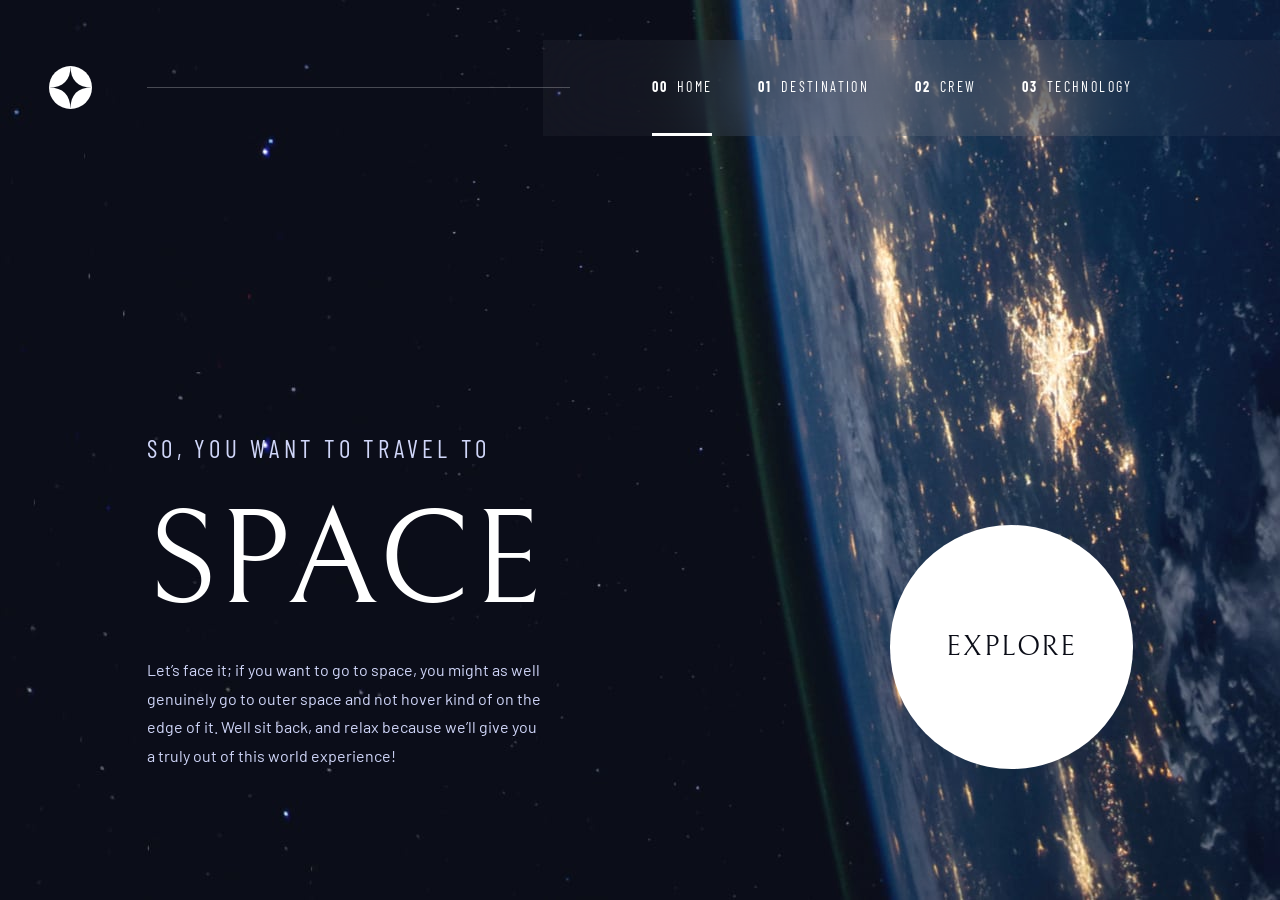
<file: index.html>
<!DOCTYPE html>
<!--[if lt IE 7]>      <html class="no-js lt-ie9 lt-ie8 lt-ie7"> <![endif]-->
<!--[if IE 7]>         <html class="no-js lt-ie9 lt-ie8"> <![endif]-->
<!--[if IE 8]>         <html class="no-js lt-ie9"> <![endif]-->
<!--[if gt IE 8]>      <html class="no-js"> <!--<![endif]-->
<html>
    <head>
        <meta charset="utf-8">
        <meta http-equiv="X-UA-Compatible" content="IE=edge">
        <title>Space Tourism</title>
        <meta name="description" content="">
        <meta name="viewport" content="width=device-width, initial-scale=1">
        <link rel="stylesheet" href="styles.css">
        <link rel="preconnect" href="https://fonts.googleapis.com">
        <link rel="preconnect" href="https://fonts.gstatic.com" crossorigin>
        <link href="https://fonts.googleapis.com/css2?family=Barlow&family=Barlow+Condensed&family=Bellefair&display=swap" rel="stylesheet">
    </head>
    <body class="fade-in-up">

        <div class="logo">
            <img src="assets/shared/logo.svg" alt="Logo">
        </div>
        <div class="hamburger">
            <img src="assets/shared/icon-hamburger.svg"/>
        </div>

        <div class="navigation">
            <a id="nav-home" class="main-navigation" href="index.html"><b>00</b> HOME</a>
            <a id="nav-destination" class="main-navigation" href="destination.html"><b>01</b> DESTINATION</a>
            <a id="nav-crew" class="main-navigation" href="crew.html"><b>02</b> CREW</a>
            <a id="nav-technology" class="main-navigation" href="technology.html"><b>03</b> TECHNOLOGY</a>
        </div>
        <div class="line"></div>

        <main>
            <div class="content">
                <p class="subheading">SO, YOU WANT TO TRAVEL TO</p>
                <h1>SPACE</h1>
                <p>Let’s face it; if you want to go to space, you might as well genuinely go to outer space and not hover kind of on the edge of it. Well sit back, and relax because we’ll give you a truly out of this world experience!</p>  
                
            </div>
            <div class="explore"><a href="#">Explore</a></div>
        </main>
        <!--[if lt IE 7]>
            <p class="browsehappy">You are using an <strong>outdated</strong> browser. Please <a href="#">upgrade your browser</a> to improve your experience.</p>
        <![endif]-->
        
        <script src="script.js" async defer></script>
    </body>
</html>
</file>
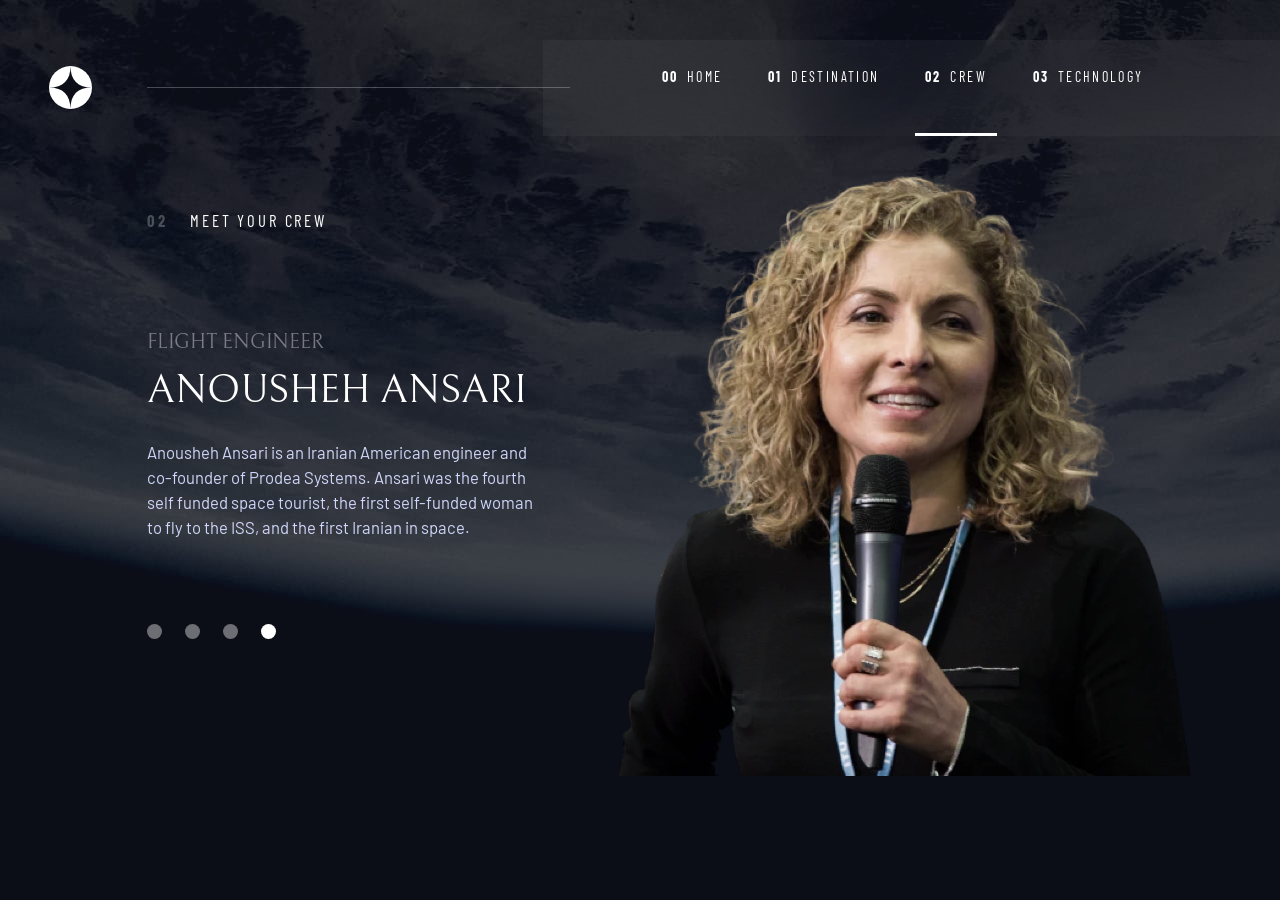
<file: crew.html>
<!DOCTYPE html>
<!--[if lt IE 7]>      <html class="no-js lt-ie9 lt-ie8 lt-ie7"> <![endif]-->
<!--[if IE 7]>         <html class="no-js lt-ie9 lt-ie8"> <![endif]-->
<!--[if IE 8]>         <html class="no-js lt-ie9"> <![endif]-->
<!--[if gt IE 8]>      <html class="no-js"> <!--<![endif]-->
<html>
    <head>
        <meta charset="utf-8">
        <meta http-equiv="X-UA-Compatible" content="IE=edge">
        <title>Space Tourism</title>
        <meta name="description" content="">
        <meta name="viewport" content="width=device-width, initial-scale=1">
        <link rel="stylesheet" href="crewstyles.css">
        <link rel="preconnect" href="https://fonts.googleapis.com">
        <link rel="preconnect" href="https://fonts.gstatic.com" crossorigin>
        <link href="https://fonts.googleapis.com/css2?family=Barlow&family=Barlow+Condensed&family=Bellefair&display=swap" rel="stylesheet">
    </head>
    <body class="fade-in-up">

        <div class="logo">
            <img src="assets/shared/logo.svg" alt="Logo">
        </div>
        <div class="hamburger">
            <img src="assets/shared/icon-hamburger.svg"/>
        </div>

        <div class="navigation">
            <a id="nav-home" class="main-navigation" href="index.html"><b>00</b> HOME</a>
            <a id="nav-destination" class="main-navigation" href="destination.html"><b>01</b> DESTINATION</a>
            <a id="nav-crew" class="main-navigation" href="crew.html"><b>02</b> CREW</a>
            <a id="nav-technology" class="main-navigation" href="technology.html"><b>03</b> TECHNOLOGY</a>
        </div>
        <div class="line"></div>
        <div class="crew-intro-two">
            <p class="intro"><span class="number">02</span>MEET YOUR CREW</p>
        </div>

        <div class="crew-content">
            <div class="crew-intro">
                <p class="intro"><span class="number">02</span> MEET YOUR CREW</p>
            </div>
            <h3 id="crew-role">FLIGHT ENGINEER</h3>
            <h1 id="crew-name">ANOUSHEH ANSARI</h1>
            <p class="crew-summary" id="crew-bio">Anousheh Ansari is an Iranian American engineer and co-founder of Prodea Systems. Ansari was the fourth self funded space tourist, the first self-funded woman to fly to the ISS, and the first Iranian in space. </p>

            <div class="crew-navigation">
                <div class="nav one " id="one"></div>
                <div class="nav two" id="two"></div>
                <div class="nav three" id="three"></div>
                <div class="nav four active-nav" id="four"></div>

            </div>
        </div>

        <div class="crew-image">
            <img src="assets/crew/image-anousheh-ansari.webp" alt="Anousheh Ansari" id="crew-image">
        </div>
    </body>
    <script src="script.js" async defer></script>
</html>
</file>
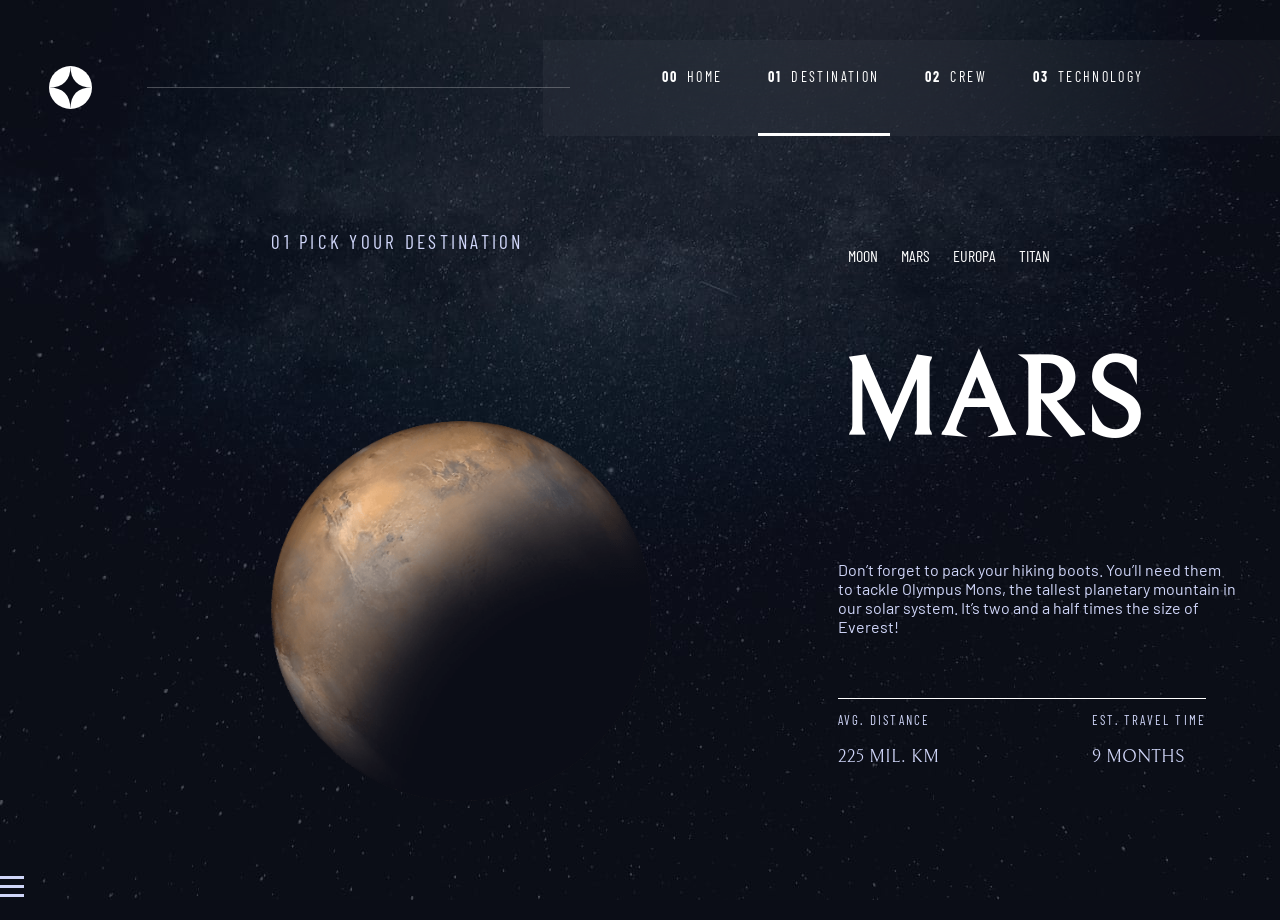
<file: destination.html>
<!DOCTYPE html>
<!--[if lt IE 7]>      <html class="no-js lt-ie9 lt-ie8 lt-ie7"> <![endif]-->
<!--[if IE 7]>         <html class="no-js lt-ie9 lt-ie8"> <![endif]-->
<!--[if IE 8]>         <html class="no-js lt-ie9"> <![endif]-->
<!--[if gt IE 8]>      <html class="no-js"> <!--<![endif]-->
<html>
    <head>
        <meta charset="utf-8">
        <meta http-equiv="X-UA-Compatible" content="IE=edge">
        <title></title>
        <meta name="description" content="">
        <meta name="viewport" content="width=device-width, initial-scale=1">
        <link rel="stylesheet" href="destinationstyle.css">
        <link rel="preconnect" href="https://fonts.googleapis.com">
        <link rel="preconnect" href="https://fonts.gstatic.com" crossorigin>
        <link href="https://fonts.googleapis.com/css2?family=Barlow&family=Barlow+Condensed&family=Bellefair&display=swap" rel="stylesheet">
    </head>
    <body class="fade-in-up">

         <div class="logo">
            <img src="assets/shared/logo.svg" alt="Logo">
        </div>
        <div class="hamburger">
            <img src="assets/shared/icon-hamburger.svg"/>
        </div>

               <div class="navigation">
            <a id="nav-home" href="index.html"><b>00</b> HOME</a>
            <a id="nav-destination" href="destination.html"><b>01</b> DESTINATION</a>
            <a id="nav-crew" href="crew.html"><b>02</b> CREW</a>
            <a id="nav-technology" href="technology.html"><b>03</b> TECHNOLOGY</a>
        </div>
        <div class="line"></div>
            <p class="dest-pick">01 PICK YOUR DESTINATION</p>
        
            <div class="dest-planet">
                <p>01 PICK YOUR DESTINATION</p>
                <img src="assets/destination/image-mars.png" alt="planet-img" class="planet-img" id="destination-img">
            </div>
            <div class="dest-info">
                <div class="planet-navigation">
                    <a href="#moon"  id="moon">MOON</a>
                    <a href="#mars" id="mars">MARS</a>
                    <a href="#europa" id="europa">EUROPA</a>
                    <a href="#titan" id="titan">TITAN</a>
                </div>

                <h1 id="destination-name">MARS</h1>
                <p id="destination-text">Don’t forget to pack your hiking boots. You’ll need them<br> to tackle Olympus Mons, the tallest planetary mountain in<br> our solar system. It’s two and a half times the size of<br> Everest!</p>
                <div class="dest-info-details">
                    <div class="distance">
                        <p class="special-p">AVG. DISTANCE</p>
                        <p class="normal-p" id="destination-distance">225 MIL. KM</p>
                    </div>
                    <div class="travel-time">
                        <p class="special-p">EST. TRAVEL TIME</p>
                        <p class="normal-p" id="destination-travel-time">9 MONTHS</p>
                    </div>
                </div>
            </div>
        <!--[if lt IE 7]>
            <p class="browsehappy">You are using an <strong>outdated</strong> browser. Please <a href="#">upgrade your browser</a> to improve your experience.</p>
        <![endif]-->
        
        <script src="script.js" async defer></script>
    </body>
</html>
</file>
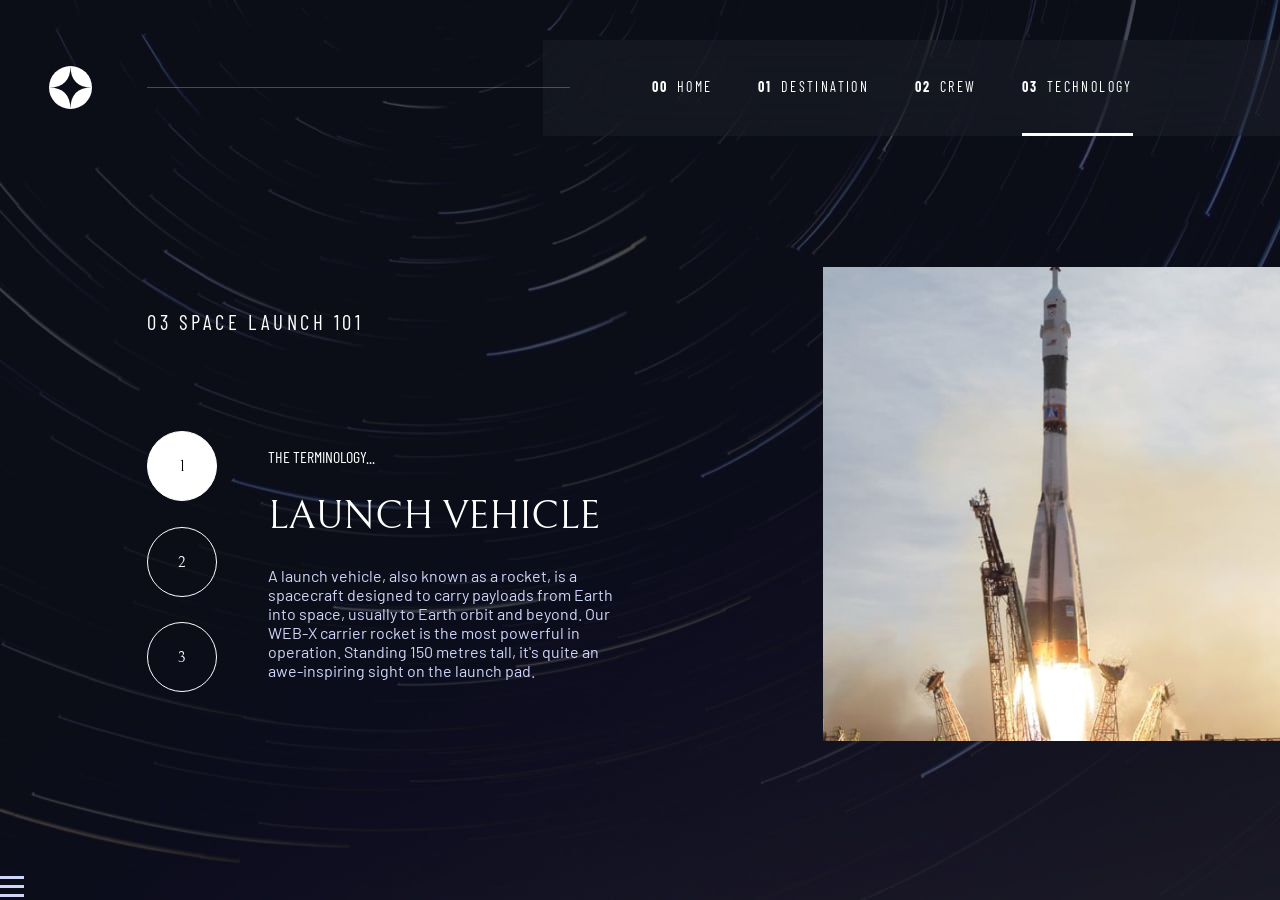
<file: technology.html>
<!DOCTYPE html>
<!--[if lt IE 7]>      <html class="no-js lt-ie9 lt-ie8 lt-ie7"> <![endif]-->
<!--[if IE 7]>         <html class="no-js lt-ie9 lt-ie8"> <![endif]-->
<!--[if IE 8]>         <html class="no-js lt-ie9"> <![endif]-->
<!--[if gt IE 8]>      <html class="no-js"> <!--<![endif]-->
<html>
    <head>
        <meta charset="utf-8">
        <meta http-equiv="X-UA-Compatible" content="IE=edge">
        <title>Space Tourism</title>
        <meta name="description" content="">
        <meta name="viewport" content="width=device-width, initial-scale=1">
        <link rel="stylesheet" href="technology.css">
        <link rel="preconnect" href="https://fonts.googleapis.com">
        <link rel="preconnect" href="https://fonts.gstatic.com" crossorigin>
        <link href="https://fonts.googleapis.com/css2?family=Barlow&family=Barlow+Condensed&family=Bellefair&display=swap" rel="stylesheet">
    </head>
    <body class="fade-in-up">

        <div class="logo">
            <img src="assets/shared/logo.svg" alt="Logo">
        </div>
        <div class="hamburger" aria-label="Toggle navigation" role="button" tabindex="0">
            <img src="assets/shared/icon-hamburger.svg" alt="Open navigation">
        </div>

        <div class="navigation">
            <a id="nav-home" class="main-navigation" href="index.html"><b>00</b> HOME</a>
            <a id="nav-destination" class="main-navigation" href="destination.html"><b>01</b> DESTINATION</a>
            <a id="nav-crew" class="main-navigation" href="crew.html"><b>02</b> CREW</a>
            <a id="nav-technology" class="main-navigation" href="technology.html"><b>03</b> TECHNOLOGY</a>
        </div>
        <div class="line"></div>

        <div class="technology-content" id="tech-con">
            <div class="technology-intro">
                <p class="intro"><span class="number">03</span> SPACE LAUNCH 101</p>

                <div class="technology-info">
                    <div class="terminology-selector">
                        <div class="selector active-tech">1</div>
                        <div class="selector">2</div>
                        <div class="selector">3</div>
                    </div>
                    <div class="terminology-info">
                        <p>THE TERMINOLOGY...</p>
                        <h1 id="terminology-name">LAUNCH VEHICLE</h1>
                        <p id="terminology-description">A launch vehicle, also known as a rocket, is a spacecraft designed to carry payloads from Earth into space, usually to Earth orbit and beyond. Our WEB-X carrier rocket is the most powerful in operation. Standing 150 metres tall, it's quite an awe-inspiring sight on the launch pad.</p>
                    </div>
                </div>
            </div>
        </div>
        <div class="technology-image">
            <img src="assets/technology/image-launch-vehicle-portrait.jpg" alt="Launch Vehicle" id="technology-image">
        </div>
        <script src="script.js" async defer></script>
    </body>
</html>
</file>
<file: styles.css>
:root {
  --dark: #0B0D17;
  --blue-300: #D0D6F9;
  --white: #FFFFFF;
  --font-heading: 'Bellefair', serif;
  --font-condensed: 'Barlow Condensed', sans-serif;
  --font-body: 'Barlow', sans-serif;
}

*, *::before, *::after { box-sizing: border-box; }

body {
  margin: 0;
  min-height: 100vh;
  overflow-x: hidden;

  background-color: var(--dark);
  background-image: url('assets/home/background-home-desktop.jpg');
  background-repeat: no-repeat;
  background-position: center;
  background-size: cover;

  font-family: var(--font-body);
  color: var(--blue-300);

  display: grid;
  grid-template-areas:
    "logo    nav"
    "content explore";
  grid-template-columns: minmax(0, 42.4fr) minmax(0, 57.6fr);
  grid-template-rows: auto 1fr;
}

/* make .content and .explore direct grid items of body */
main { display: contents; }

/* Spacing scales with the viewport (values taken from the design at ~1440px wide)
   so the proportions hold on any screen size. */
:root {
  --header-top: clamp(16px, 4.4vh, 40px);
  --header-h:   clamp(64px, 10.7vh, 96px);
  --side:       clamp(24px, 11.5vw, 166px);   /* left edge of the text block and the line */
}

/* ---------- header ---------- */

.logo {
  grid-area: logo;
  align-self: center;
  margin: var(--header-top) 0 0 clamp(24px, 3.85vw, 55px);
  line-height: 0;
}
.logo img { width: clamp(36px, 3.3vw, 48px); height: auto; }

.line {
  grid-area: logo;
  align-self: center;
  margin: var(--header-top) -2.1vw 0 var(--side);
  height: 1px;
  background: rgba(255, 255, 255, 0.25);
  z-index: 1;
}

.navigation {
  grid-area: nav;
  align-self: start;
  margin-top: var(--header-top);
  height: var(--header-h);
  padding-inline: clamp(16px, 8.5vw, 122px) clamp(16px, 11.5vw, 166px);
  display: flex;
  justify-content: space-between;   /* equal gaps between every link */
  gap: clamp(16px, 2vw, 40px);      /* minimum gap */

  background-color: rgba(255, 255, 255, 0.04);
  backdrop-filter: blur(40px);
}

.navigation a {
  display: flex;
  align-items: center;
  font-family: var(--font-condensed);
  font-size: clamp(12px, 1.1vw, 16px);
  letter-spacing: 0.17em;
  text-transform: uppercase;
  text-decoration: none;
  color: var(--white);
  border-bottom: 3px solid transparent;
  white-space: nowrap;
}
.navigation a b { margin-right: 0.6em; font-weight: 700; }
.navigation a:hover  { border-bottom-color: rgba(255, 255, 255, 0.5); }
.navigation a.active { border-bottom-color: var(--white); }
.active {
  border-bottom-color: var(--white);
}
/* ---------- content ---------- */
.content {
  grid-area: content;
  align-self: end;
  padding: 0 0 clamp(32px, 14.5vh, 130px) var(--side);
}
.content p {
  max-width: min(444px, 31vw);
  margin: 0;
  font-size: clamp(15px, 1.25vw, 18px);
  line-height: 1.78;
}
.content .subheading {
  max-width: none;
  white-space: nowrap;
  font-family: var(--font-condensed);
  font-size: clamp(18px, 1.95vw, 28px);
  letter-spacing: 0.17em;
  text-transform: uppercase;
}
.content h1 {
  margin: clamp(8px, 2.2vh, 20px) 0;
  font-family: var(--font-heading);
  font-size: clamp(72px, min(10.4vw, 17vh), 150px);
  font-weight: 400;
  line-height: 1.1;
  text-transform: uppercase;
  color: var(--white);
}

/* ---------- explore button ---------- */
.explore {
  grid-area: explore;
  align-self: end;
  justify-self: end;
  margin: 0 clamp(24px, 11.5vw, 166px) clamp(32px, 14.6vh, 132px) 0;
}
.explore a {
  display: grid;
  place-items: center;
  --d: clamp(130px, min(19vw, 30vh), 274px);
  width: var(--d);
  height: var(--d);
  border-radius: 50%;
  background: var(--white);
  color: var(--dark);
  font-family: var(--font-heading);
  font-size: clamp(20px, 2.2vw, 32px);
  letter-spacing: 0.06em;
  text-transform: uppercase;
  text-decoration: none;
  transition: box-shadow .3s;
}
.explore a:hover { box-shadow: 0 0 0 clamp(40px, 5.5vw, 80px) rgba(255, 255, 255, 0.1); }
.hamburger {
  display: none;
}

@keyframes fadeInUp {
    from {
        opacity: 0;
        transform: translateY(20px);
    }
    to {
        opacity: 1;
        transform: translateY(0);
    }
}

.fade-in-up {
    animation: fadeInUp 0.8s cubic-bezier(0.25, 1, 0.5, 1);
}

@media screen and (max-width: 768px) {
  body {
    background-image: url("assets/home/background-home-mobile.jpg");
    display: grid;
    grid-template-areas: 
    "logo hamburger"
    "content content"
    "explore explore";
    grid-template-columns: auto;
  }
  .line {
    display: none;
  }
  .navigation {
    display: none;
  }
  .hamburger {
    display: block;
    position: relative;
    top: 50%;
    left: 80%;
    grid-area: hamburger;
  }
  .logo {
    grid-area: logo;
  }
  .content {
    grid-area: content;
    position: relative;
    align-self: start;
    width: 100%;
    text-align: center;
    left: -5%;
  }
  .content p {
    max-width: 100%;
    font-size: 15px;
    line-height: 1.8;
  }
  .explore {
    grid-area: explore;
    position: relative;
    left: -20%;
  }

   body.menu-open::before {
        content: "";
        position: fixed;
        inset: 0;
        background:  rgba(11, 13, 23, 0.96);
        backdrop-filter: blur(12px);
        z-index: 100;
    }

    body.menu-open > .logo,
    body.menu-open > main,
    body.menu-open > .line {
        visibility: hidden;
    }

    /* Show navigation vertically */
    body.menu-open > .navigation {
        display: flex;
        flex-direction: column;
        justify-content: flex-start;
        gap: 0;

        position: fixed;
        top: 100px;
        right: 140px;
        width: min(80%, 320px);
        height: auto;
        max-height: calc(100vh - 120px);
        overflow-y: auto;

        padding: 0 24px;
        margin: 0;
        background: transparent;
        backdrop-filter: none;

        z-index: 101;
    }

    /* Each navigation link */
    body.menu-open .navigation a {
        display: flex;
        align-items: center;
        width: 100%;
        padding: 20px 0;

        font-family: var(--font-condensed);
        font-size: 16px;
        letter-spacing: 0.17em;
        color: var(--white);
        text-decoration: none;
        white-space: nowrap;

        border-bottom: 1px solid rgba(255, 255, 255, 0.35);
    }

    /* Page numbers */
    body.menu-open .navigation a b {
        margin-right: 12px;
        font-weight: 700;
    }

    /* Highlight the current page */
    body.menu-open .navigation a.active {
        border-bottom: 1px solid var(--white);
    }
}
</file>
<file: crewstyles.css>
:root {
  --dark: #0B0D17;
  --blue-300: #D0D6F9;
  --white: #FFFFFF;
  --font-heading: 'Bellefair', serif;
  --font-condensed: 'Barlow Condensed', sans-serif;
  --font-body: 'Barlow', sans-serif;
}

a {
    text-decoration: none;
    color: var(--white);
    padding-left: 10px;
    padding-right: 10px;
    padding-bottom: 20px;
    font-family: var(--font-condensed);
    font-size: medium;
}
a:hover {
    border-bottom: 3px solid var(--white);
}

*, *::before, *::after { box-sizing: border-box; }

body {
  margin: 0;
  min-height: 100vh;
  overflow-x: hidden;

  background-color: var(--dark);
  background-image: url('assets/crew/background-crew-desktop.jpg');
  background-repeat: no-repeat;
  background-position: center;
  background-size: cover;

  font-family: var(--font-body);
  color: var(--blue-300);

  display: grid;
  grid-template-areas:
    "logo    nav"
    "content image";
  grid-template-columns: minmax(0, 42.4fr) minmax(0, 57.6fr);
  grid-template-rows: auto 1fr;
  overflow-y: hidden;
}

/* make .content and .explore direct grid items of body */
main { display: contents; }

/* Spacing scales with the viewport (values taken from the design at ~1440px wide)
   so the proportions hold on any screen size. */
:root {
  --header-top: clamp(16px, 4.4vh, 40px);
  --header-h:   clamp(64px, 10.7vh, 96px);
  --side:       clamp(24px, 11.5vw, 166px);   /* left edge of the text block and the line */
}

/* ---------- header ---------- */

.logo {
  grid-area: logo;
  align-self: center;
  margin: var(--header-top) 0 0 clamp(24px, 3.85vw, 55px);
  line-height: 0;
}
.logo img { width: clamp(36px, 3.3vw, 48px); height: auto; }

.line {
  grid-area: logo;
  align-self: center;
  margin: var(--header-top) -2.1vw 0 var(--side);
  height: 1px;
  background: rgba(255, 255, 255, 0.25);
  z-index: 1;
}

.navigation {
  grid-area: nav;
  align-self: start;
  margin-top: var(--header-top);
  height: var(--header-h);
  padding-inline: clamp(16px, 8.5vw, 122px) clamp(16px, 11.5vw, 166px);
  display: flex;
  justify-content: space-between;   /* equal gaps between every link */
  gap: clamp(16px, 2vw, 40px);      /* minimum gap */

  background-color: rgba(255, 255, 255, 0.04);
  backdrop-filter: blur(40px);
}

.navigation a {
  display: flex;
  align-items: center;
  font-family: var(--font-condensed);
  font-size: clamp(12px, 1.1vw, 16px);
  letter-spacing: 0.17em;
  text-transform: uppercase;
  text-decoration: none;
  color: var(--white);
  border-bottom: 3px solid transparent;
  white-space: nowrap;
}
.navigation a b { margin-right: 0.6em; font-weight: 700; }
.navigation a:hover  { border-bottom-color: rgba(255, 255, 255, 0.5); }
.navigation a.active { border-bottom-color: var(--white); }
.active {
  border-bottom-color: var(--white);
}

.crew-content {
  grid-area: content;
  align-self: center;
  margin-left: var(--side);
}
.crew-content h1 {
  font-family: var(--font-heading);
  font-weight: 400;
  color: var(--white);
  font-size: 2.5em;
  margin-top: -0.2em;
}
.crew-content h3 {
  font-family: var(--font-heading);
  font-weight: 400;
  font-size: 1.3em;
  color: rgba(255, 255, 255, 0.4);
}
.crew-summary{
  font-family: var(--font-body);
  font-size: clamp(14px, 1.3vw, 18px);
  line-height: 1.5em;
  margin-bottom: 5em;
}
.intro {
  font-family: var(--font-condensed);
  font-size: clamp(16px, 1.3vw, 20px);
  letter-spacing: 0.17em;
  text-transform: uppercase;
}
.crew-intro {
 margin-bottom: 100px;
 margin-top: -200px;
}
.crew-intro p {
  color: var(--white);
}
.number {
  font-weight: 700;
  opacity: 0.25;
  margin-right: 1em;
}

.nav {
  display: inline-block;
  width: 15px;
  height: 15px;
  border-radius: 50%;
  background-color: rgba(255, 255, 255, 0.4);
  margin-right: 20px;
}

.crew-image {
  grid-area: image;
  align-self: center;
  justify-self: center;
  margin-right: var(--side);
  position: relative;
  top: -20%;
  left: -5%;
  width: 50%;
  height: 50%;
}
.active-nav {
  background-color: var(--white);
}
.active {
  border-bottom-color: var(--white);
}
.crew-intro-two {
  display: none;
}

@keyframes fadeInUp {
    from {
        opacity: 0;
        transform: translateY(20px);
    }
    to {
        opacity: 1;
        transform: translateY(0);
    }
}
.hamburger {
  display: none;
}

.fade-in-up {
    animation: fadeInUp 0.8s cubic-bezier(0.25, 1, 0.5, 1);
}

@media screen and (max-width: 768px) {
  body {
    min-height: 100vh;
    height: auto;
    overflow-x: hidden;
    overflow-y: auto;
    background-image: url(assets/crew/background-crew-mobile.jpg);
    background-position: center;
    background-size: cover;
    display: flex;
    flex-direction: column;
    align-items: center;
    text-align: center;
    padding-bottom: 40px;
   
  }
  .line {
    display: none;
  }
  .logo {
    position: static;
    align-self: flex-start;
    margin-top: -17px;
    margin-left: -20px;
  }
  .logo img {
    position: static;
    margin: 40px;
  }
  .hamburger {
    display: block;
    position: absolute;
    top: 28px;
    right: 24px;
    z-index: 102;
    cursor: pointer;
    line-height: 0;
  }
  .navigation {
    display: none;
  }
  .crew-intro-two {
    display: block;
    order: 1;
    width: 100%;
    text-align: left;
    padding: 24px 24px 0 24px;

  }
  .crew-intro-two .intro {
    font-size: 16px;
    letter-spacing: 0.17em;
    color: var(--white);
    margin: 0;
  }
  .crew-image {
    grid-area: unset;
    position: static;
    order: 2;
    width: 100%;
    height: auto;
    justify-content: center;
    margin: 32px 0;
    border-bottom: 1px solid rgba(255, 255, 255, 0.15);
    padding-bottom: 0;
  }
 #crew-image {
  position: static;
  width: 200px;
  height: auto;
  max-height: 222px;
  object-fit: contain;
  left: auto;
  bottom: auto;
 }
  .crew-content {
    grid-area: unset;
    margin: 0;
    width: 100%;
    padding: 0 24px;
    order: 3;
    display: flex;
    flex-direction: column;
    align-items: center;
  }
  .crew-content .crew-intro {
    display: none;
  }
  .crew-content h3 {
    font-size: 16px;
    color: rgba(255, 255, 255, 0.5);
    margin: 0 0 8px 0;
    text-transform: uppercase;
  }
  .crew-content h1 {
    font-size: 24px;
    color: var(--white);
    margin: 0 0 16px 0;
    text-transform: uppercase;
  }
  .crew-summary {
    font-size: 16px;
    line-height: 1.8;
    color: var(--blue-300);
    margin-bottom: 40px;
    max-width: 450px;
  }
  .crew-navigation {
    display: flex;
    justify-content: center;
    gap: 16px;
    margin-top: 0;
  }
  .nav {
    width: 10px;
    height: 10px;
    margin-right: 0;
  }
  body.menu-open::before {
    content: "";
    position: fixed;
    inset: 0;
    background: rgba(11, 13, 23, 0.96);
    backdrop-filter: blur(16px);
    z-index: 100;
  }


  body.menu-open > .logo,
  body.menu-open > .crew-intro-two,
  body.menu-open > .crew-content,
  body.menu-open > .crew-image {
    visibility: hidden;
  }

  body.menu-open > .navigation {
    display: flex;
    flex-direction: column;
    justify-content: flex-start;
    gap: 0;
    position: fixed;
    top: 100px;
    right: 0;
    width: min(80%, 320px);
    height: auto;
    max-height: calc(100vh - 120px);
    overflow-y: auto;
    padding: 0 24px;
    margin: 0;
    background: transparent;
    backdrop-filter: none;
    z-index: 101;
  }
   body.menu-open .navigation a {
    display: flex;
    align-items: center;
    width: 100%;
    padding: 20px 0;
    font-family: var(--font-condensed);
    font-size: 16px;
    letter-spacing: 0.17em;
    color: var(--white);
    text-decoration: none;
    white-space: nowrap;
    border-bottom: 1px solid rgba(255, 255, 255, 0.35);
  }

  body.menu-open .navigation a b {
    margin-right: 12px;
    font-weight: 700;
  }

  body.menu-open .navigation a.active {
    border-bottom-color: var(--white);
  }
}
</file>
<file: destinationstyle.css>
:root {
  --dark: #0B0D17;
  --blue-300: #D0D6F9;
  --white: #FFFFFF;
  --font-heading: 'Bellefair', serif;
  --font-condensed: 'Barlow Condensed', sans-serif;
  --font-body: 'Barlow', sans-serif;
}

a {
    text-decoration: none;
    color: var(--white);
    padding-left: 10px;
    padding-right: 10px;
    padding-bottom: 20px;
    font-family: var(--font-condensed);
    font-size: medium;
}
a:hover {
    border-bottom: 3px solid var(--white);
}

*, *::before, *::after { box-sizing: border-box; }

body {
  margin: 0;
  min-height: 100vh;
  overflow-x: hidden;

  background-color: var(--dark);
  background-image: url('assets/destination/background-destination-desktop.jpg');
  background-repeat: no-repeat;
  background-position: center;
  background-size: cover;

  font-family: var(--font-body);
  color: var(--blue-300);

  display: grid;
  grid-template-areas:
    "logo    nav"
    "planet info";
  grid-template-columns: minmax(0, 42.4fr) minmax(0, 57.6fr);
  grid-template-rows: auto 1fr;
  overflow-y: hidden;
}

/* make .content and .explore direct grid items of body */
main { display: contents; }

/* Spacing scales with the viewport (values taken from the design at ~1440px wide)
   so the proportions hold on any screen size. */
:root {
  --header-top: clamp(16px, 4.4vh, 40px);
  --header-h:   clamp(64px, 10.7vh, 96px);
  --side:       clamp(24px, 11.5vw, 166px);   /* left edge of the text block and the line */
}

/* ---------- header ---------- */

.logo {
  grid-area: logo;
  align-self: center;
  margin: var(--header-top) 0 0 clamp(24px, 3.85vw, 55px);
  line-height: 0;
}
.logo img { width: clamp(36px, 3.3vw, 48px); height: auto; }

.line {
  grid-area: logo;
  align-self: center;
  margin: var(--header-top) -2.1vw 0 var(--side);
  height: 1px;
  background: rgba(255, 255, 255, 0.25);
  z-index: 1;
}

.navigation {
  grid-area: nav;
  align-self: start;
  margin-top: var(--header-top);
  height: var(--header-h);
  padding-inline: clamp(16px, 8.5vw, 122px) clamp(16px, 11.5vw, 166px);
  display: flex;
  justify-content: space-between;   /* equal gaps between every link */
  gap: clamp(16px, 2vw, 40px);      /* minimum gap */

  background-color: rgba(255, 255, 255, 0.04);
  backdrop-filter: blur(40px);
}

.navigation a {
  display: flex;
  align-items: center;
  font-family: var(--font-condensed);
  font-size: clamp(12px, 1.1vw, 16px);
  letter-spacing: 0.17em;
  text-transform: uppercase;
  text-decoration: none;
  color: var(--white);
  border-bottom: 3px solid transparent;
  white-space: nowrap;
}
.navigation a b { margin-right: 0.6em; font-weight: 700; }
.navigation a:hover  { border-bottom-color: rgba(255, 255, 255, 0.5); }
.navigation a.active { border-bottom-color: var(--white); }
.active {
  border-bottom-color: var(--white);
}

.dest-planet {
    display: flex;
    flex-direction: column;
    justify-content: space-around;
    grid-area: planet;
    position: relative;
    left: 50%;
}
.dest-planet p {
    font-family: var(--font-condensed);
    font-size: larger;
    letter-spacing: 0.17em;
}
.planet-img {
    width: 70%;
}
.dest-pick {
    display: none;
}
.dest-info {
    display: flex;
    flex-direction: column;
    justify-content: space-around;
    grid-area: info;
    position: relative;
    left: 40%;
    top: 6%;
}
.dest-info h1 {
    font-family: var(--font-heading);
    font-size: 7rem;
    text-transform: uppercase;
    margin-top: -0.5em;
    margin-bottom: -0.5em;
    color: var(--white);
}
.dest-info-details {
    position: relative;
    top: -11.5%;
    display: flex;
    flex-direction: row;
    justify-content: space-between;
    border-top: 1px solid var(--white);
    width: 50%;
    margin-bottom: -1em;
}
.normal-p {
    font-family: var(--font-heading);
    font-size: large;
}
.special-p {
    font-family: var(--font-condensed);
    font-size: small;
    letter-spacing: 0.17em;
    text-transform: uppercase;
}

#destination-text {
    white-space: pre-line;
}

@keyframes fadeInUp {
    from {
        opacity: 0;
        transform: translateY(20px);
    }
    to {
        opacity: 1;
        transform: translateY(0);
    }
}

.fade-in-up {
    animation: fadeInUp 0.8s cubic-bezier(0.25, 1, 0.5, 1);
}

  @media screen and (max-width: 768px) {
  body {
    min-height: 100vh;
    height: auto;
    overflow-x: hidden;
    overflow-y: auto;
    padding: 120px 24px 48px;
    display: flex;
    flex-direction: column;
    align-items: center;
    gap: 0;
    background-image: url("assets/destination/background-destination-mobile.jpg");
    background-position: center top;
    background-size: cover;
  }
  .logo {
    position: absolute;
    top: 24px;
    left: 24px;
    margin: 0;
    z-index: 102;
  }

  .logo img {
    width: 40px;
  }

  .line {
    display: none;
  }

  .hamburger {
    display: block;
    position: absolute;
    top: 33px;
    right: 24px;
    left: auto;
    z-index: 102;
    cursor: pointer;
    line-height: 0;
  }

  .hamburger img {
    width: 24px;
    height: auto;
  }

  .navigation {
    display: none;
  }

  .dest-planet {
    position: static;
    left: auto;
    width: 100%;
    display: flex;
    flex-direction: column;
    align-items: center;
    gap: 28px;
  }
  .dest-planet p {
    align-self: flex-start;
    margin: 0;
    font-size: 16px;
    letter-spacing: 0.15em;
    color: var(--white);
    text-align: center;
  }

  .planet-img {
    display: block;
    width: min(56vw, 220px);
    height: auto;
    margin: 0 auto 18px;
  }

  /* The destination heading is already inside .dest-planet in the HTML. */
  .dest-pick {
    display: none;
  }

  .dest-info {
    position: static;
    left: auto;
    top: auto;
    width: 100%;
    display: flex;
    flex-direction: column;
    align-items: center;
    text-align: center;
    gap: 0;
  }

  .planet-navigation {
    display: flex;
    justify-content: center;
    align-items: center;
    gap: clamp(12px, 4vw, 24px);
    width: 100%;
    margin: 0 0 24px;
  }

  .planet-navigation a {
    display: inline-block;
    padding: 0 0 10px;
    font-family: var(--font-condensed);
    font-size: 14px;
    letter-spacing: 0.12em;
    color: var(--blue-300);
    border-bottom: 3px solid transparent;
    white-space: nowrap;
  }

  .planet-navigation a:hover {
    border-bottom-color: rgba(255, 255, 255, 0.5);
  }

  .planet-navigation a.active {
    border-bottom-color: var(--white);
  }

  .dest-info h1 {
    margin: 0 0 8px;
    font-size: clamp(56px, 13vw, 80px);
    font-weight: 400;
    line-height: 1.1;
    color: var(--white);
  }

  #destination-text {
    width: 100%;
    max-width: 460px;
    margin: 0;
    font-family: var(--font-body);
    font-size: 15px;
    line-height: 1.75;
    white-space: pre-line;
  }
  #destination-text br {
    display: none;
  }

  .dest-info-details {
    position: static;
    width: 100%;
    margin: 28px 0 0;
    padding-top: 22px;
    border-top: 1px solid rgba(255, 255, 255, 0.25);
    display: flex;
    flex-direction: column;
    align-items: center;
    gap: 10px;
  }

  .distance,
  .travel-time {
    width: 100%;
  }

  .special-p {
    margin: 0 0 10px;
    font-size: 14px;
    letter-spacing: 0.15em;
  }

  .normal-p {
    margin: 0 0 12px;
    font-size: 28px;
  }

  body.menu-open::before {
    content: "";
    position: fixed;
    inset: 0;
    background: rgba(11, 13, 23, 0.96);
    backdrop-filter: blur(16px);
    z-index: 100;
  }

  body.menu-open > .logo {
    visibility: hidden;
  }

  body.menu-open > .navigation {
    display: flex;
    flex-direction: column;
    justify-content: flex-start;
    gap: 0;
    position: fixed;
    top: 100px;
    right: 0;
    width: min(80%, 320px);
    height: auto;
    max-height: calc(100vh - 120px);
    overflow-y: auto;
    padding: 0 24px;
    margin: 0;
    background: transparent;
    backdrop-filter: none;
    z-index: 101;
  }
   body.menu-open .navigation a {
    display: flex;
    align-items: center;
    width: 100%;
    padding: 20px 0;
    font-family: var(--font-condensed);
    font-size: 16px;
    letter-spacing: 0.17em;
    color: var(--white);
    text-decoration: none;
    white-space: nowrap;
    border-bottom: 1px solid rgba(255, 255, 255, 0.35);
  }

  body.menu-open .navigation a b {
    margin-right: 12px;
    font-weight: 700;
  }

  body.menu-open .navigation a.active {
    border-bottom-color: var(--white);
  }
}

@media screen and (max-width: 380px) {
  body {
    padding-right: 18px;
    padding-left: 18px;
  }

  .dest-planet p {
    font-size: 14px;
  }

  .planet-navigation {
    gap: 12px;
  }

  .planet-navigation a {
    font-size: 12px;
  }
  }
</file>
<file: technology.css>
:root {
  --dark: #0B0D17;
  --blue-300: #D0D6F9;
  --white: #FFFFFF;
  --font-heading: 'Bellefair', serif;
  --font-condensed: 'Barlow Condensed', sans-serif;
  --font-body: 'Barlow', sans-serif;
}

*, *::before, *::after { box-sizing: border-box; }

body {
  margin: 0;
  min-height: 100vh;
  overflow-x: hidden;

  background-color: var(--dark);
  background-image: url('assets/technology/background-technology-desktop.jpg');
  background-repeat: no-repeat;
  background-position: center;
  background-size: cover;

  font-family: var(--font-body);
  color: var(--blue-300);

  display: grid;
  grid-template-areas:
    "logo    nav"
    "content image";
  grid-template-columns: minmax(0, 42.4fr) minmax(0, 57.6fr);
  grid-template-rows: auto 1fr;
}

/* make .content and .explore direct grid items of body */
main { display: contents; }

/* Spacing scales with the viewport (values taken from the design at ~1440px wide)
   so the proportions hold on any screen size. */
:root {
  --header-top: clamp(16px, 4.4vh, 40px);
  --header-h:   clamp(64px, 10.7vh, 96px);
  --side:       clamp(24px, 11.5vw, 166px);   /* left edge of the text block and the line */
}

/* ---------- header ---------- */

.logo {
  grid-area: logo;
  align-self: center;
  margin: var(--header-top) 0 0 clamp(24px, 3.85vw, 55px);
  line-height: 0;
}
.logo img { width: clamp(36px, 3.3vw, 48px); height: auto; }

.line {
  grid-area: logo;
  align-self: center;
  margin: var(--header-top) -2.1vw 0 var(--side);
  height: 1px;
  background: rgba(255, 255, 255, 0.25);
  z-index: 1;
}

.navigation {
  grid-area: nav;
  align-self: start;
  margin-top: var(--header-top);
  height: var(--header-h);
  padding-inline: clamp(16px, 8.5vw, 122px) clamp(16px, 11.5vw, 166px);
  display: flex;
  justify-content: space-between;   /* equal gaps between every link */
  gap: clamp(16px, 2vw, 40px);      /* minimum gap */

  background-color: rgba(255, 255, 255, 0.04);
  backdrop-filter: blur(40px);
}

.navigation a {
  display: flex;
  align-items: center;
  font-family: var(--font-condensed);
  font-size: clamp(12px, 1.1vw, 16px);
  letter-spacing: 0.17em;
  text-transform: uppercase;
  text-decoration: none;
  color: var(--white);
  border-bottom: 3px solid transparent;
  white-space: nowrap;
}
.navigation a b { margin-right: 0.6em; font-weight: 700; }
.navigation a:hover  { border-bottom-color: rgba(255, 255, 255, 0.5); }
.navigation a.active { border-bottom-color: var(--white); }
.active {
  border-bottom-color: var(--white);
}

.technology-content {
  grid-area: content;
  align-self: center;
  justify-self: start;
  margin-left: var(--side);
  width: clamp(420px, 38vw, 560px);
}

.technology-info {
    display: flex;
    flex-direction: row;
}

.terminology-selector {
    display: flex;
    flex-direction: column;
    gap: clamp(15px, 2vw, 30px);
    margin-bottom: clamp(16px, 3.5vh, 32px);
    margin-right: clamp(32px, 4vw, 80px);
}
.selector {
    border-radius: 50%;
    width: 70px;
    height: 70px;
    border: 1px solid var(--white);
    display: flex;
    align-items: center;
    justify-content: center;
    color: var(--white);
    font-family: var(--font-heading);
}



.technology-image {
    grid-area: image;
    align-self: center;
    justify-self: center;
    position: relative;
    left: 23%;
    
}
#technology-image {
    width: 90%;
    height: 90%;
}

.terminology-info h1 {
    font-family: var(--font-heading);
    font-weight: 400;
    color: var(--white);
    font-size: 2.5em;
}
p:first-of-type {
  color: white;
  font-family: var(--font-condensed);
}

.intro {
   margin-bottom: 20%;
   font-family: var(--font-condensed);
   letter-spacing: 0.17em;
   font-size: 1.3em;
   color: var(--white);
    
}
.active-tech {
  background-color: white;
  color: black;
}

@keyframes fadeInUp {
    from {
        opacity: 0;
        transform: translateY(20px);
    }
    to {
        opacity: 1;
        transform: translateY(0);
    }
}

.fade-in-up {
    animation: fadeInUp 0.8s cubic-bezier(0.25, 1, 0.5, 1);
}

/* ---------- Technology page: mobile layout ---------- */
@media screen and (max-width: 768px) {
  body {
    min-height: 100vh;
    height: auto;
    overflow-x: hidden;
    overflow-y: auto;
    display: flex;
    flex-direction: column;
    align-items: stretch;
    background-image: url("assets/technology/background-technology-mobile.jpg");
    background-position: center top;
    background-size: cover;
  }

  .logo {
    position: absolute;
    top: 24px;
    left: 24px;
    margin: 0;
    z-index: 10;
  }

  .logo img {
    width: 40px;
    height: auto;
  }

  .line {
    display: none;
  }

  .navigation {
    display: none;
  }

  /* The page title sits beneath the header, aligned to the left. */
  .technology-content {
    order: 1;
    width: 100%;
    margin: 0;
    padding: 112px 24px 0;
    align-self: stretch;
  }

  .technology-intro {
    width: 100%;
  }

  .intro {
    margin: 0 0 32px;
    font-size: 16px;
    line-height: 1.2;
    letter-spacing: 0.17em;
    text-align: left;
  }

  /* Move the wide technology photo between the title and the controls. */
  .technology-image {
    order: 2;
    position: static;
    width: calc(100% + 48px);
    margin: 0 -24px 32px;
    align-self: stretch;
    justify-self: auto;
  }

  #technology-image {
    display: block;
    width: 100%;
    height: auto;
    aspect-ratio: 375 / 170;
    object-fit: cover;
    object-position: center;
  }

  /* Numbered controls become a horizontal row on phones. */
  .technology-info {
    display: flex;
    flex-direction: column;
    align-items: center;
    width: 100%;
  }

  .terminology-selector {
    display: flex;
    flex-direction: row;
    justify-content: center;
    gap: 16px;
    margin: 0 0 26px;
  }

  .selector {
    width: 40px;
    height: 40px;
    flex: 0 0 40px;
    font-size: 16px;
    cursor: pointer;
  }

  .terminology-info {
    width: 100%;
    text-align: center;
  }

  .terminology-info p:first-of-type {
    margin: 0 0 12px;
    font-size: 14px;
    letter-spacing: 0.15em;
    color: var(--blue-300);
    text-transform: uppercase;
  }

  .terminology-info h1 {
    margin: 0 0 16px;
    font-size: clamp(24px, 7vw, 32px);
    line-height: 1.2;
    font-weight: 400;
    text-transform: uppercase;
  }

  #terminology-description {
    margin: 0 auto 48px;
    max-width: 460px;
    font-family: var(--font-body);
    font-size: 15px;
    line-height: 1.8;
    color: var(--blue-300);
  }
}

@media screen and (max-width: 360px) {
  .technology-content {
    padding-right: 20px;
    padding-left: 20px;
  }

  .technology-image {
    width: calc(100% + 40px);
    margin-right: -20px;
    margin-left: -20px;
  }

  .intro {
    font-size: 14px;
  }

  .terminology-selector {
    gap: 12px;
  }
}


/* Mobile navigation overlay, opened by the existing menu-toggle script. */
@media screen and (max-width: 768px) {
  .hamburger {
    display: block;
    position: absolute;
    top: 33px;
    right: 24px;
    z-index: 102;
    cursor: pointer;
    line-height: 0;
  }

  .hamburger img {
    display: block;
    width: 24px;
    height: auto;
  }

  body.menu-open::before {
    content: "";
    position: fixed;
    inset: 0;
    background: rgba(11, 13, 23, 0.96);
    backdrop-filter: blur(12px);
    z-index: 100;
  }

  body.menu-open > .logo,
  body.menu-open > .technology-content,
  body.menu-open > .technology-image,
  body.menu-open > .line {
    visibility: hidden;
  }

  body.menu-open > .navigation {
    display: flex;
    flex-direction: column;
    justify-content: flex-start;
    gap: 0;
    position: fixed;
    top: 100px;
    right: 24px;
    width: min(80%, 320px);
    height: auto;
    max-height: calc(100vh - 120px);
    overflow-y: auto;
    padding: 0 24px;
    margin: 0;
    background: transparent;
    backdrop-filter: none;
    z-index: 101;
  }

  body.menu-open .navigation a {
    display: flex;
    align-items: center;
    width: 100%;
    padding: 20px 0;
    font-family: var(--font-condensed);
    font-size: 16px;
    letter-spacing: 0.17em;
    color: var(--white);
    text-decoration: none;
    white-space: nowrap;
    border-bottom: 1px solid rgba(255, 255, 255, 0.35);
  }

  body.menu-open .navigation a b {
    margin-right: 12px;
  }
}
</file>
